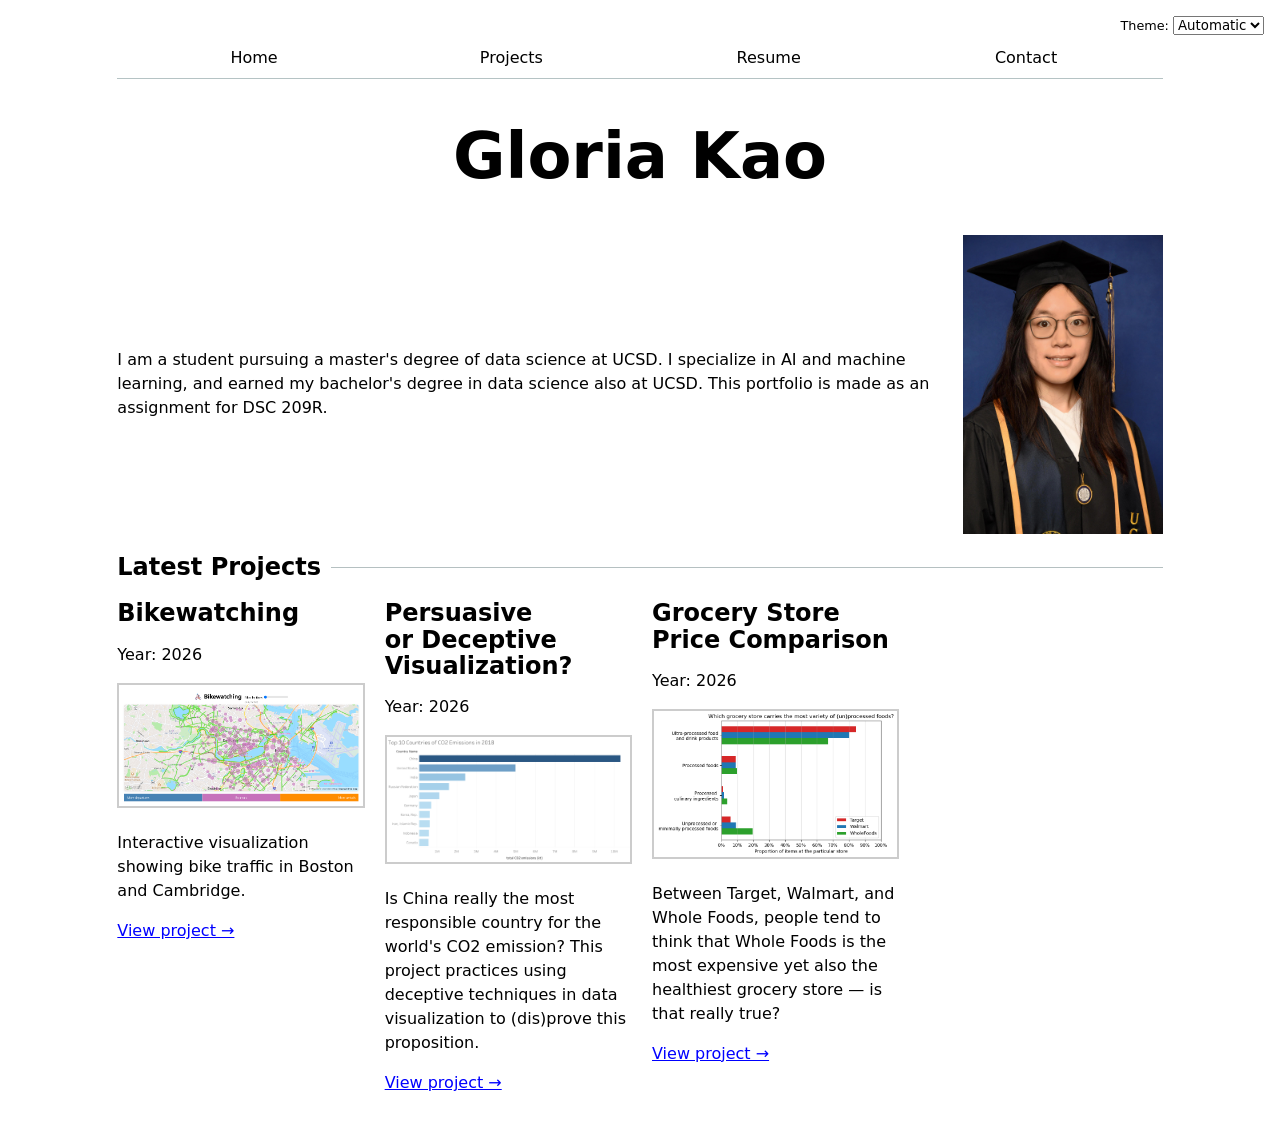
<file: index.html>
<!DOCTYPE html>
<html lang="en">
<head>
    <meta charset="UTF-8">
    <meta name="viewport" content="width=device-width, initial-scale=1.0">
    <title>Gloria Kao: Personal site and portfolio</title>
    <link rel="stylesheet" href="style.css">
    <script type="module" src="global.js"></script>
    <script src="index.js" type="module" defer></script>

</head>
<body>
    <h1>Gloria Kao</h1>
    <div class="intro">
        <p>
            I am a student pursuing a master's degree of data science at UCSD.
            I specialize in AI and machine learning, and earned my bachelor's degree in data science also at UCSD.
            This portfolio is made as an assignment for DSC 209R.
        </p>
        <img src="images/grad.jpg" alt="photo">
    </div>

    <h2 class="heading-divider">Latest Projects</h2>
    <div class="projects">
        <!-- Dynamically added content will appear here -->
    </div>

    <div id="profile-stats"></div>

</body>
</html>
</file>
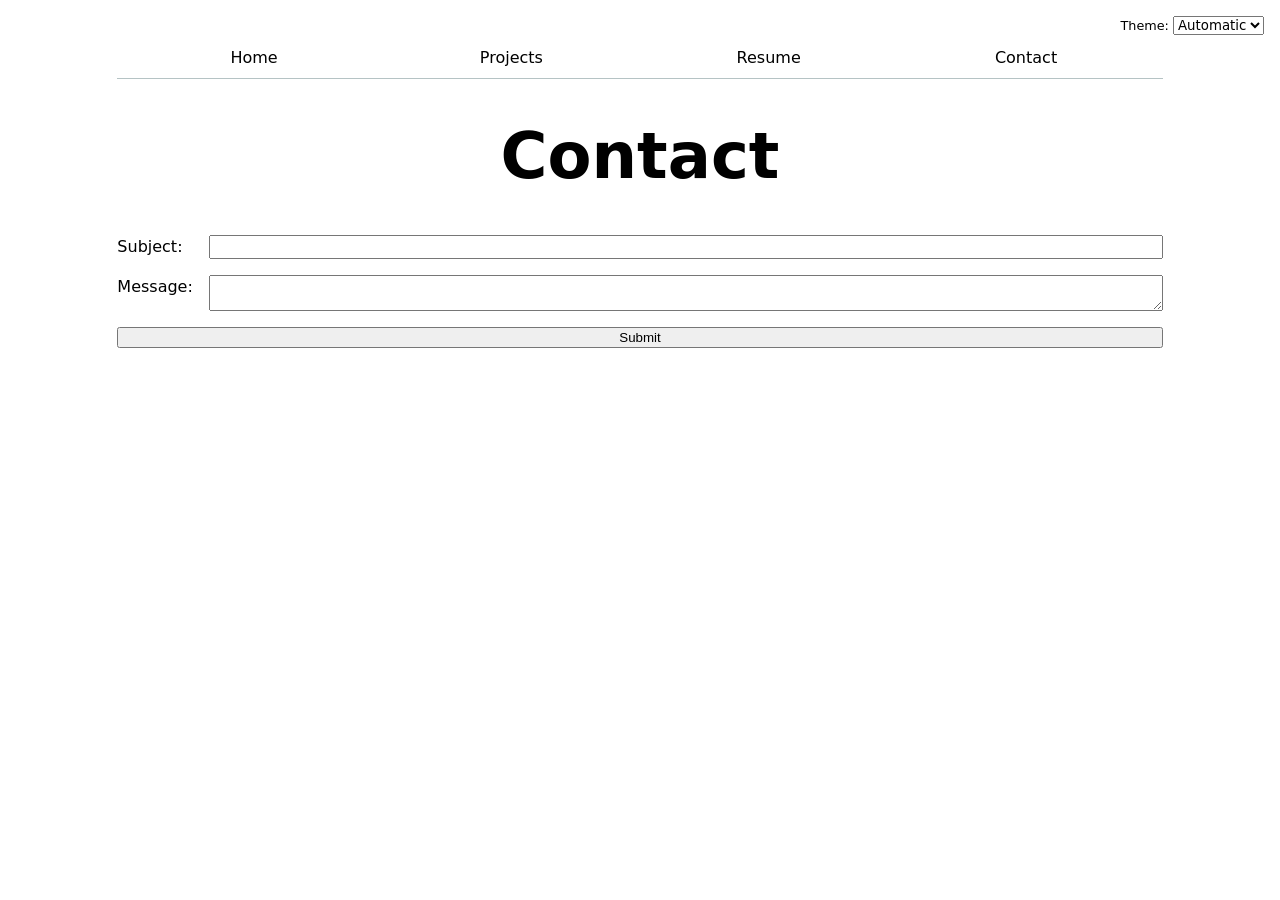
<file: contact/index.html>
<!DOCTYPE html>
<html lang="en">
<head>
    <meta charset="UTF-8">
    <meta name="viewport" content="width=device-width, initial-scale=1.0">
    <title>Gloria Kao: Contact</title>
    <link rel="stylesheet" href="../style.css">
    <script type="module" src="../global.js"></script>
</head>
<body>
    
    <h1>Contact</h1>
    <p></p>
    <form action="mailto:gkao@ucsd.edu" method="GET">
        <label class="contact-field">Subject: <input name="subject"></label>
        <label class="contact-field">Message: <textarea name="body"></textarea></label>
        <button>Submit</button>
    </form>
    
</body>
</html>
</file>
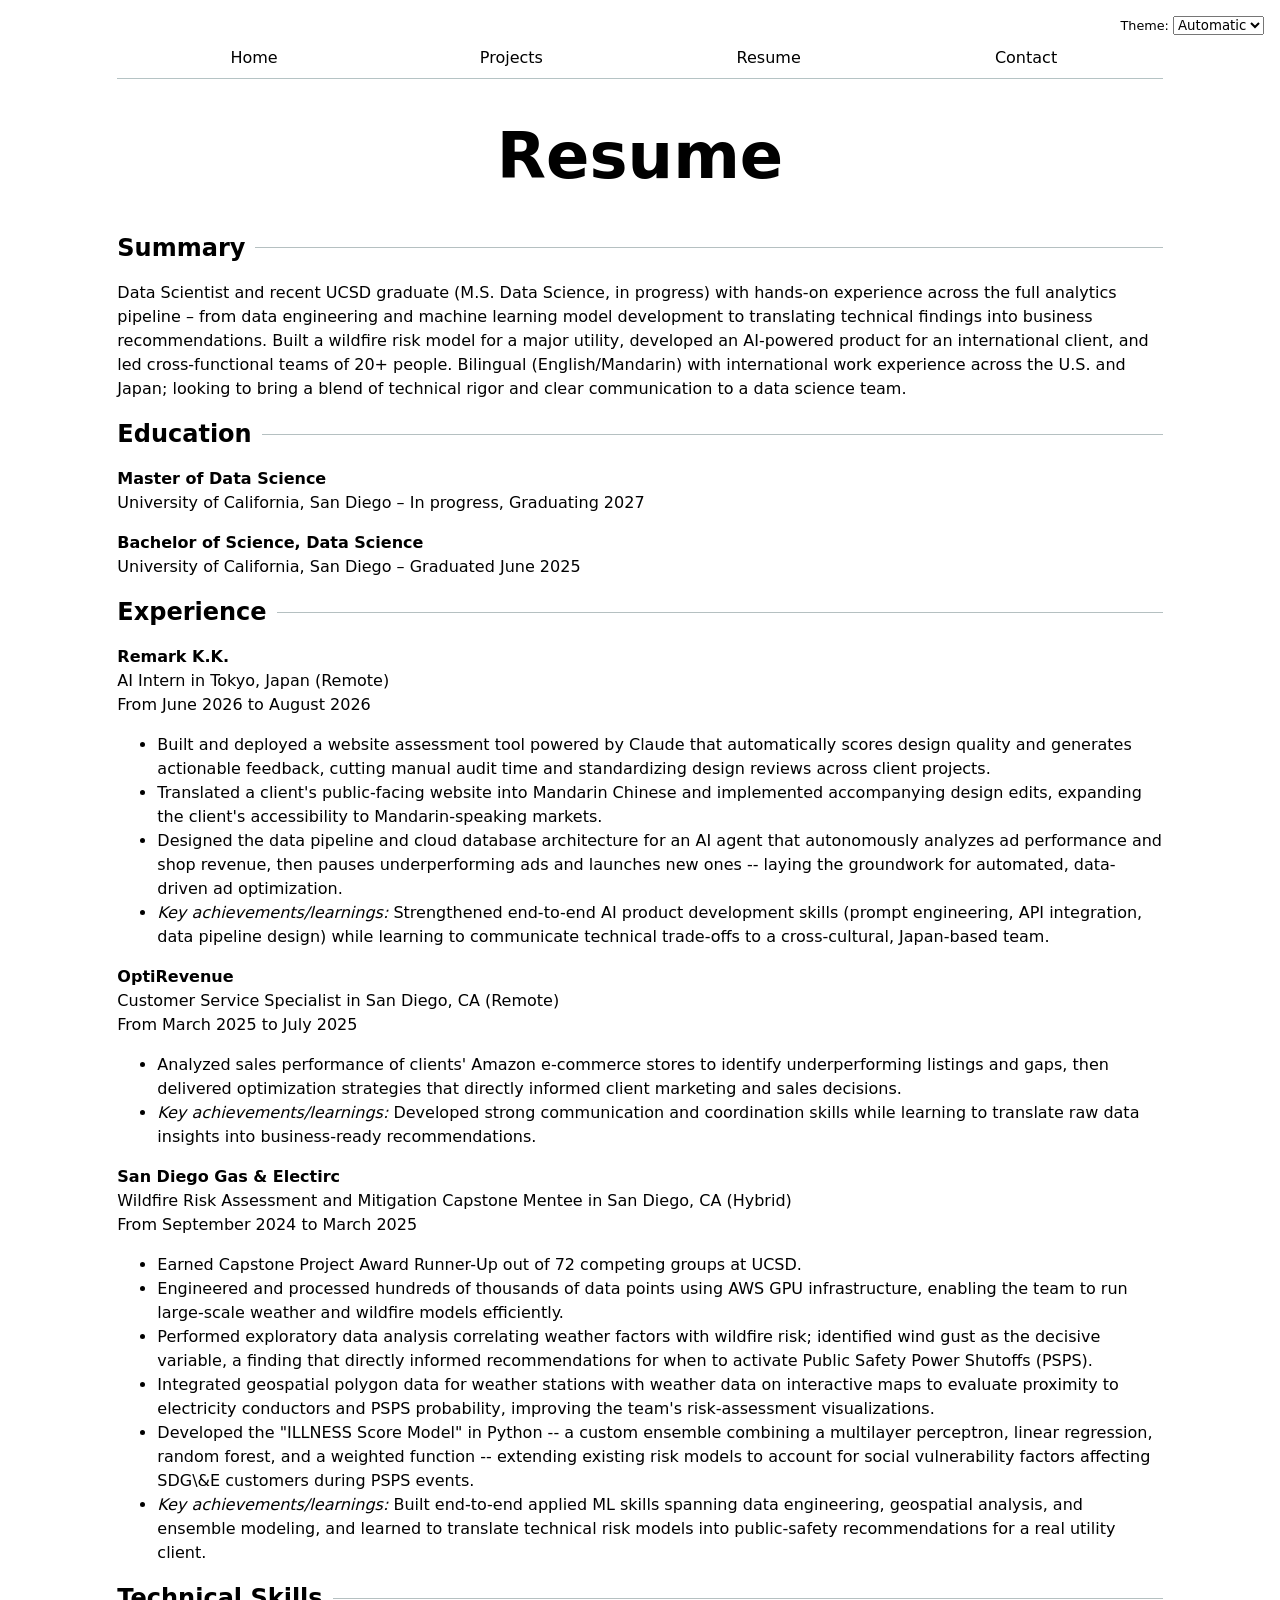
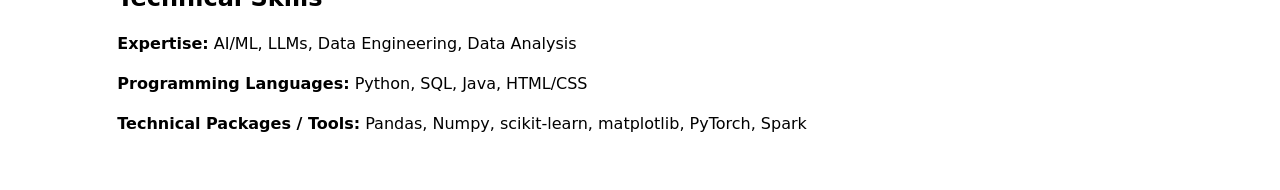
<file: resume/index.html>
<!DOCTYPE html>
<html lang="en">
<head>
    <meta charset="UTF-8">
    <meta name="viewport" content="width=device-width, initial-scale=1.0">
    <title>Gloria Kao: Resume</title>
    <link rel="stylesheet" href="../style.css">
    <script type="module" src="../global.js"></script>
</head>
<body>
    
    <h1>Resume</h1>
    <section>
        <h2 class="heading-divider">Summary</h2>
        <p>
            Data Scientist and recent UCSD graduate (M.S. Data Science, in progress) with hands-on experience across the
            full analytics pipeline – from data engineering and machine learning model development to translating technical
            findings into business recommendations. Built a wildfire risk model for a major utility,
            developed an AI-powered product for an international client, and led cross-functional teams of 20+ people.
            Bilingual (English/Mandarin) with international work experience across the U.S. and Japan; looking to bring a
            blend of technical rigor and clear communication to a data science team.
        </p>
    </section>
    <section>
        <h2 class="heading-divider">Education</h2>
        <p><b>Master of Data Science</b> <br>
        University of California, San Diego – In progress, Graduating 2027</p>
        <p><b>Bachelor of Science, Data Science</b><br> 
        University of California, San Diego – Graduated June 2025</p>
    </section>
    <section>
        <h2 class="heading-divider">Experience</h2>
        <p><b>Remark K.K.</b> <br> 
            AI Intern in Tokyo, Japan (Remote) <br>
            From June 2026 to August 2026
            <ul>
                <li>Built and deployed a website assessment tool powered by Claude that automatically scores design quality and generates actionable feedback, cutting manual audit time and standardizing design reviews across client projects.</li>
                <li>Translated a client's public-facing website into Mandarin Chinese and implemented accompanying design edits, expanding the client's accessibility to Mandarin-speaking markets.</li>
                <li>Designed the data pipeline and cloud database architecture for an AI agent that autonomously analyzes ad performance and shop revenue, then pauses underperforming ads and launches new ones -- laying the groundwork for automated, data-driven ad optimization.</li>
                <li><i>Key achievements/learnings:</i> Strengthened end-to-end AI product development skills (prompt engineering, API integration, data pipeline design) while learning to communicate technical trade-offs to a cross-cultural, Japan-based team.</li>
            </ul>
        </p>
        <p><b>OptiRevenue</b><br> 
            Customer Service Specialist in San Diego, CA (Remote) <br>
            From March 2025 to July 2025
            <ul>
                <li>Analyzed sales performance of clients' Amazon e-commerce stores to identify underperforming listings and gaps, then delivered optimization strategies that directly informed client marketing and sales decisions.</li>
                <li><i>Key achievements/learnings:</i> Developed strong communication and coordination skills while learning to translate raw data insights into business-ready recommendations.</li>
            </ul>
        </p>
        <p><b>San Diego Gas & Electirc</b> <br> 
            Wildfire Risk Assessment and Mitigation Capstone Mentee in San Diego, CA (Hybrid) <br>
            From September 2024 to March 2025
            <ul>
                <li>Earned Capstone Project Award Runner-Up out of 72 competing groups at UCSD.</li>
                <li>Engineered and processed hundreds of thousands of data points using AWS GPU infrastructure, enabling the team to run large-scale weather and wildfire models efficiently.</li>
                <li>Performed exploratory data analysis correlating weather factors with wildfire risk; identified wind gust as the decisive variable, a finding that directly informed recommendations for when to activate Public Safety Power Shutoffs (PSPS).</li>
                <li>Integrated geospatial polygon data for weather stations with weather data on interactive maps to evaluate proximity to electricity conductors and PSPS probability, improving the team's risk-assessment visualizations.</li>
                <li>Developed the "ILLNESS Score Model" in Python -- a custom ensemble combining a multilayer perceptron, linear regression, random forest, and a weighted function -- extending existing risk models to account for social vulnerability factors affecting SDG\&E customers during PSPS events.</li>
                <li><i>Key achievements/learnings:</i> Built end-to-end applied ML skills spanning data engineering, geospatial analysis, and ensemble modeling, and learned to translate technical risk models into public-safety recommendations for a real utility client.</li>
            </ul>
        </p>
    </section>
    <section>
        <h2 class="heading-divider">Technical Skills</h2>
        <p><b>Expertise:</b> AI/ML, LLMs, Data Engineering, Data Analysis</p>
        <p><b>Programming Languages:</b> Python, SQL, Java, HTML/CSS</p>
        <p><b>Technical Packages / Tools:</b> Pandas, Numpy, scikit-learn, matplotlib, PyTorch, Spark</p>
    </section>
</body>
</html>
</file>
<file: style.css>
:root {
  --accent-color: oklch(65% 50% 0);
  color-scheme: light dark;
}

body {
  /* Set line height to 1.5 times the font size
	   and use the OS’s UI font as the website font
	 */
  font: 100%/1.5 system-ui;
  max-width: 150ch;
  margin-inline: max(1em, (100% - 100ch) / 3);
  padding: 30px;
}

h1,
h2,
h3,
h4,
h5,
h6 {
  line-height: 1.1;
  text-wrap: balance;
}

h1 {
  font-size: 400%;
  text-align: center;
}

.intro {
  display: flex;
  align-items: center;
  gap: 1em;
}

.intro img {
  width: 200px;
}

nav {
  --border-color: oklch(50% 10% 200 / 40%);
  display: flex;
  text-decoration: none;
  color: inherit;
  text-align: center;
  padding: 0.5em;
  padding-bottom: 0em;
  border-bottom-width: 1px;
  border-bottom-style: solid;
  border-bottom-color: var(--border-color);
}

.current {
  flex: 1;
  border-bottom-width: 0.4em;
  border-bottom-style: solid;
  border-bottom-color: var(--border-color);
  padding-bottom: 0.1em;
  font-weight: bold;
}

.tab {
  flex: 1;
  border-bottom: 0.4em solid transparent;
  padding-bottom: 0.1em;
}

nav a,
a:link,
a:visited {
  color: inherit;
  text-decoration: none;
}

nav a:hover {
  border-bottom-color: var(--accent-color);
  background-color: color-mix(in oklch, var(--accent-color), canvas 85%);
}

form {
  display: grid;
  grid-template-columns: auto 1fr;
  gap: 1em;
}

label.contact-field {
  display: grid;
  grid-template-columns: subgrid;
  grid-column: 1/-1;
}

label.color-scheme {
  position: absolute;
  top: 1rem;
  right: 1rem;
  font-size: 80%;
  font-family: inherit;
}

label.color-scheme select {
  font-family: inherit;
}

button {
  display: grid;
  grid-template-columns: auto;
  grid-column: 1/-1;
}

.projects {
  display: grid;
  grid-template-columns: repeat(auto-fill, minmax(15em, 1fr));
  gap: 1.5em;
}

.projects img {
  max-width: 100%;
  height: auto;
  border: 2px solid #ccc;
}

.projects a {
  color: blue;
  text-decoration: underline;
}

article {
  grid-template-rows: subgrid;
  grid-row: span 3;
  gap: 1em;
  h2 {
    margin: 0;
  }
}

.heading-divider {
  display: flex;
  align-items: center;
  text-align: center;
  gap: 10px;
  width: 100%;
}

.heading-divider::after {
  content: "";
  flex: 1;
  height: 1px;
  background-color: oklch(80% 3% 200);
}

#profile-stats dl {
  display: grid;
  grid-template-columns: repeat(4, 1fr);
  text-align: center;
  border: 2px solid oklch(80% 3% 200);
  padding: 5px;
}

#profile-stats dt {
  grid-row: 1;
  font-size: 0.8em;
  text-transform: uppercase;
}

#profile-stats dd {
  grid-row: 2;
  margin: 0;
  font-size: 2em;
}

#projects-pie-plot {
  min-width: 0;
  max-width: 20em;
  margin-block: 2em;
  overflow: visible;
}

#projects-pie-plot path {
  transition: 300ms;
  cursor: pointer;
}

#projects-pie-plot:has(path:hover) path:not(:hover) {
  opacity: 0.5;
}

.selected {
  --color: var(--accent-color) !important;

  &:is(path) {
    fill: var(--color);
  }
}

path.selected {
  fill: var(--color);
}

.swatch {
  display: inline-block;
  width: 1em;
  aspect-ratio: 1 / 1;
  background-color: var(--color);
  border-radius: 50%;
}

.legend {
  display: grid;
  grid-template-columns: repeat(auto-fill, minmax(10em, 1fr));
  gap: 1em;
  flex: 1;
  border: 2px solid #ccc;
  padding: 1em;
}

.legend-item {
  display: flex;
  flex: 1;
  align-items: center;
  gap: 0.1em;
}

.container {
  display: flex;
  flex: 1;
  align-items: center;
  gap: 2em;
}

.searchBar {
  margin-bottom: 1em;
  width: 100%;
  height: 2em;
}

.stats {
  display: flex;
  display: grid;
  grid-template-columns: repeat(auto-fit, minmax(8em, 1fr));
  text-align: center;
}

.stats dt {
  grid-row: 1;
  font-size: 0.8em;
  text-transform: uppercase;
}

.stats dd {
  grid-row: 2;
  margin: 0;
  font-size: 1.5em;
}

.gridlines line {
  stroke: #ddd;
  stroke-opacity: 0.7;
}

.gridlines path {
  display: none;
}

#chart svg {
  max-width: 100%;
}

dl.info {
  display: grid;
  grid-template-columns: auto 1fr;
  gap: 0.25em 1em;
  margin: 0;
  padding: 0.75em 1em;
  background-color: rgba(255, 255, 255, 0.85);
  backdrop-filter: blur(6px);
  box-shadow: 0 2px 8px rgba(0, 0, 0, 0.2);
  border-radius: 8px;
  transition-duration: 500ms;
  transition-property: opacity, visibility;
}

dl.info dt {
  font-size: 0.8em;
  text-transform: uppercase;
  opacity: 0.6;
}

dl.info dd {
  margin: 0;
}

.tooltip {
  position: fixed;
  top: 1em;
  left: 1em;
}

dl.info[hidden]:not(:hover, :focus-within) {
  opacity: 0;
  visibility: hidden;
}

circle {
  transition: 200ms;
  transform-origin: center;
  transform-box: fill-box;
  @starting-style {
    r: 0;
  }
}

circle:hover {
  transform: scale(1.5);
}

@keyframes marching-ants {
  to {
    stroke-dashoffset: -8; /* 5 + 3 */
  }
}

.selection {
  fill-opacity: 0.1;
  stroke: black;
  stroke-opacity: 0.7;
  stroke-dasharray: 5 3;
  animation: marching-ants 2s linear infinite;
}

circle.selected {
  fill: #ff6b6b;
}

.slider-row {
  display: flex;
  flex-direction: column;
  gap: 0.25em;
}

.slider-row label {
  display: flex;
  align-items: baseline;
  gap: 0.25em;
}

.slider-row input {
  flex: 1;
}

.slider-row time {
  display: block;
  min-height: 1em;
  font-variant-numeric: tabular-nums;
  margin-left: auto;
}

#files {
  display: grid;
  grid-template-columns: 1fr 4fr;
  column-gap: 1em;

  > div {
    grid-column: 1 / -1;
    display: grid;
    grid-template-columns: subgrid;
  }

  dt {
    grid-column: 1;
  }

  dd {
    grid-column: 2;
    display: flex;
    flex-wrap: wrap;
    align-items: start;
    align-content: start;
    gap: 0.15em;
    padding-top: 0.6em;
    margin-left: 0;
  }
}

#files dt small {
  display: block;
  font-size: 0.8em;
  opacity: 0.6;
}

.loc {
  display: flex;
  width: 0.5em;
  aspect-ratio: 1;
  background: var(--color, steelblue);
  border-radius: 50%;
}

#scrolly-1 {
  position: relative;
  display: flex;
  gap: 2rem;
}

#scrolly-1 > * {
  flex: 1;
}

#scatter-story {
  position: relative;
}

#scatter-plot {
  position: sticky;
  top: 2em;
  left: 0;
  bottom: auto;
  height: 60vh;
}

.step {
  padding-bottom: 10vh;
}

#scrolly-2 {
  position: relative;
  display: flex;
  gap: 1rem;
  flex-direction: row-reverse;
}

#scrolly-2 > * {
  flex: 1;
}

#files-story {
  position: relative;
}

#files-plot {
  position: sticky;
  top: 2em;
  height: 80vh;
  overflow-y: auto;
}
</file>
